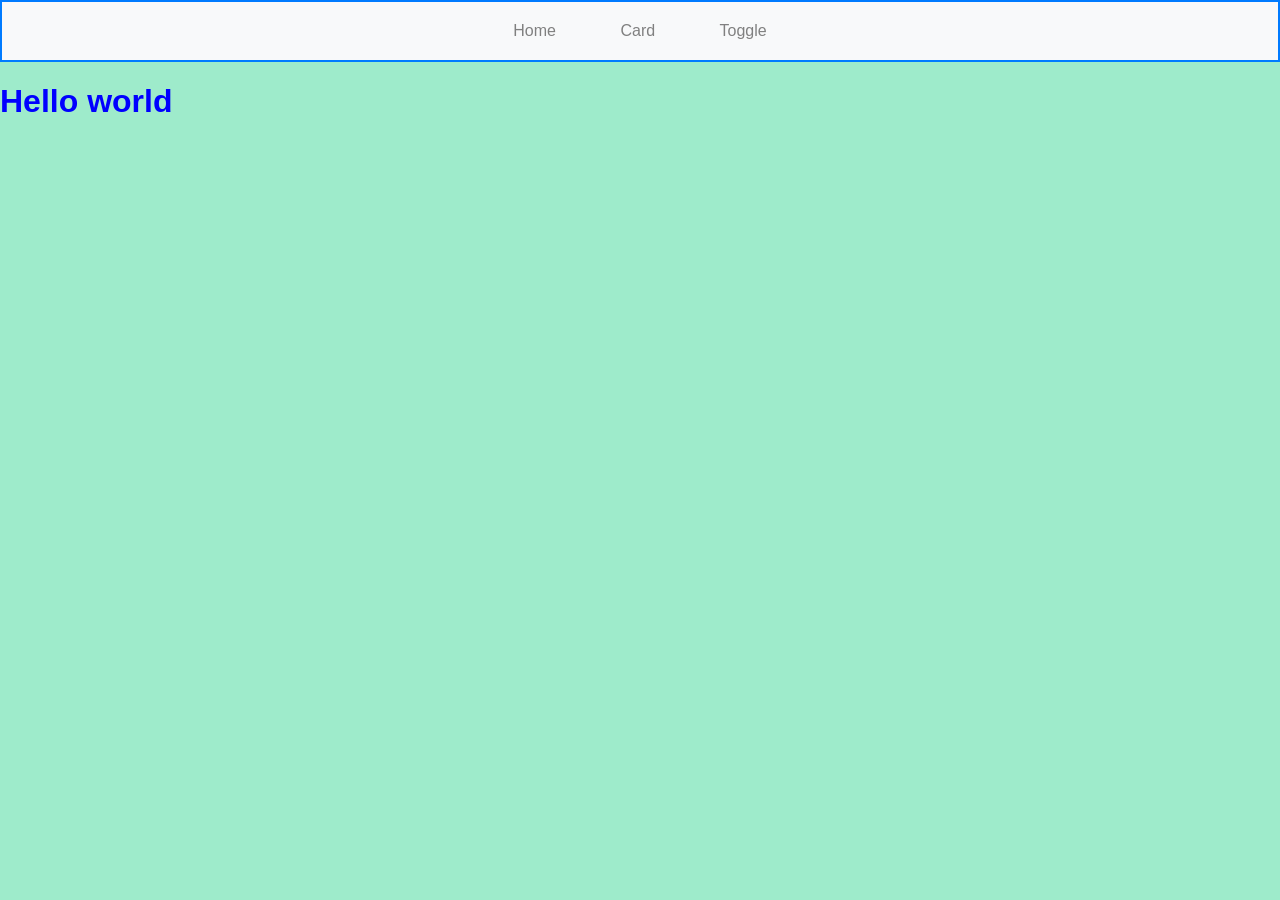
<file: target/classes/static/index.html>
<!DOCTYPE html>
<html lang="en">
<head>
    <meta charset="UTF-8">
    <meta name="viewport" content="width=device-width, initial-scale=1.0">
    <title>Spring-boot beginner</title>
    <link rel="stylesheet" type="text/css" href="style.css">

</head>
<body>
    <div class="navbar">
        <a  href="/">Home</a>
        <a href="/">Card</a>
        <a href="/">Toggle</a>

    </div>
    <h1>Hello world</h1>
    <script src="index.js"></script>
</body>
</html>
</file>
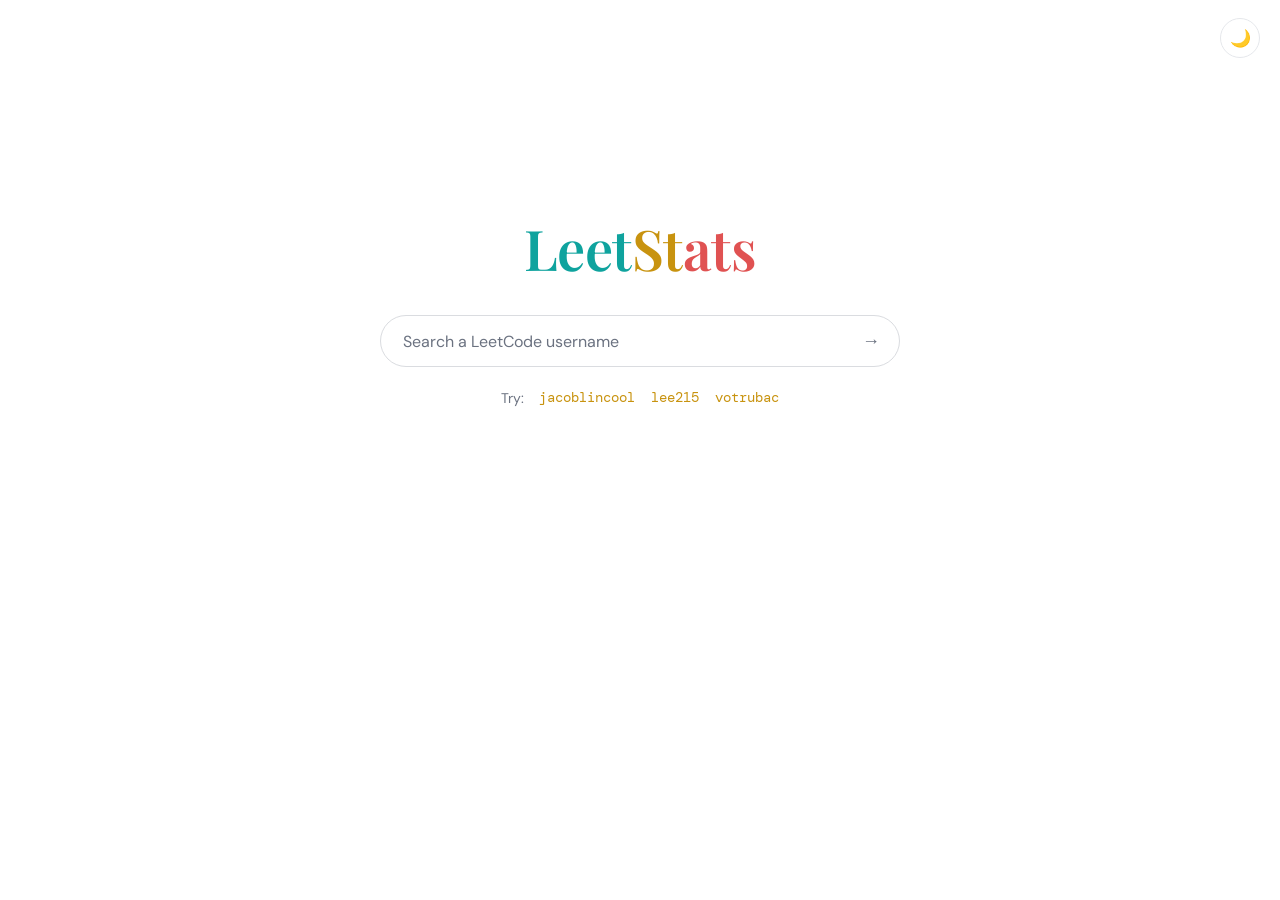
<file: target/classes/static/pages/leetcode-stats.html>
<!DOCTYPE html>
<html lang="en" data-theme="light">
<head>
<meta charset="UTF-8">
<meta name="viewport" content="width=device-width, initial-scale=1.0">
<title>LeetStats</title>
<link rel="preconnect" href="https://fonts.googleapis.com">
<link rel="preconnect" href="https://fonts.gstatic.com" crossorigin>
<link href="https://fonts.googleapis.com/css2?family=Playfair+Display:wght@600&family=DM+Sans:wght@400;500;700&family=DM+Mono:wght@400;500&display=swap" rel="stylesheet">
<style>
  :root, [data-theme="light"] {
    --bg: #ffffff;
    --text: #1f2328;
    --muted: #6b7280;
    --line: #e5e7eb;
    --surface: #ffffff;
    --input-border: #dadce0;
    --input-shadow: rgba(32, 33, 36, 0.12);
    --track: #f0f1f3;
    --easy: #0fa39e;
    --medium: #c8930f;
    --hard: #e05252;
    --accent: #c8930f;
    --card-shadow: 0 1px 3px rgba(32, 33, 36, 0.08), 0 8px 28px rgba(32, 33, 36, 0.06);
  }
  [data-theme="dark"] {
    --bg: #0a0b0d;
    --text: #e9e7e2;
    --muted: #8b8f98;
    --line: rgba(255, 255, 255, 0.09);
    --surface: #121418;
    --input-border: rgba(255, 255, 255, 0.14);
    --input-shadow: rgba(0, 0, 0, 0.5);
    --track: rgba(255, 255, 255, 0.08);
    --easy: #3ddad7;
    --medium: #e3b341;
    --hard: #ff6b6b;
    --accent: #e3b341;
    --card-shadow: 0 20px 50px rgba(0, 0, 0, 0.45);
  }

  * { margin: 0; padding: 0; box-sizing: border-box; }

  html, body { height: 100%; }

  body {
    background: var(--bg);
    color: var(--text);
    font-family: "DM Sans", system-ui, sans-serif;
    display: flex;
    flex-direction: column;
    align-items: center;
    transition: background 0.25s, color 0.25s;
  }

  /* theme toggle, top right */
  .theme-toggle {
    position: fixed;
    top: 18px;
    right: 20px;
    width: 40px;
    height: 40px;
    border-radius: 50%;
    border: 1px solid var(--line);
    background: var(--surface);
    color: var(--text);
    font-size: 17px;
    cursor: pointer;
    display: flex;
    align-items: center;
    justify-content: center;
    transition: background 0.25s, border-color 0.25s, transform 0.15s;
    z-index: 10;
  }
  .theme-toggle:hover { transform: scale(1.06); }
  .theme-toggle:focus-visible { outline: 2px solid var(--accent); outline-offset: 2px; }

  main {
    width: 100%;
    max-width: 640px;
    padding: 0 24px 64px;
    display: flex;
    flex-direction: column;
    align-items: center;
    /* Google-style: sits a bit above vertical center when idle */
    margin-top: clamp(96px, 24vh, 210px);
    transition: margin-top 0.45s cubic-bezier(0.3, 0.8, 0.3, 1);
  }
  body.has-result main { margin-top: 72px; }

  .wordmark {
    font-family: "Playfair Display", serif;
    font-weight: 600;
    font-size: clamp(40px, 8vw, 56px);
    letter-spacing: -0.01em;
    margin-bottom: 30px;
    user-select: none;
  }
  .wordmark .l { color: var(--easy); }
  .wordmark .e { color: var(--medium); }
  .wordmark .t { color: var(--hard); }

  /* search */
  .search {
    width: 100%;
    max-width: 520px;
    display: flex;
    align-items: center;
    gap: 12px;
    background: var(--surface);
    border: 1px solid var(--input-border);
    border-radius: 999px;
    padding: 0 8px 0 22px;
    height: 52px;
    transition: box-shadow 0.2s, border-color 0.2s, background 0.25s;
  }
  .search:focus-within {
    box-shadow: 0 2px 10px var(--input-shadow);
    border-color: transparent;
  }
  [data-theme="dark"] .search:focus-within { border-color: var(--accent); box-shadow: none; }

  .search input {
    flex: 1;
    min-width: 0;
    border: none;
    outline: none;
    background: transparent;
    color: var(--text);
    font-family: "DM Mono", monospace;
    font-size: 16px;
  }
  .search input::placeholder { color: var(--muted); font-family: "DM Sans", sans-serif; }

  .search button {
    border: none;
    background: transparent;
    color: var(--muted);
    font-size: 18px;
    width: 40px;
    height: 40px;
    border-radius: 50%;
    cursor: pointer;
    display: flex;
    align-items: center;
    justify-content: center;
    transition: color 0.15s, background 0.15s;
  }
  .search button:hover { color: var(--accent); background: var(--track); }
  .search button:focus-visible { outline: 2px solid var(--accent); outline-offset: 1px; }
  .search button:disabled { opacity: 0.45; cursor: wait; }

  .try {
    margin-top: 20px;
    font-size: 14px;
    color: var(--muted);
    display: flex;
    gap: 14px;
    align-items: center;
    flex-wrap: wrap;
    justify-content: center;
  }
  .try button {
    background: none;
    border: none;
    padding: 2px 1px;
    color: var(--accent);
    font-family: "DM Mono", monospace;
    font-size: 13.5px;
    cursor: pointer;
    border-bottom: 1px dashed transparent;
    transition: border-color 0.15s;
  }
  .try button:hover { border-bottom-color: var(--accent); }
  .try button:focus-visible { outline: 2px solid var(--accent); outline-offset: 2px; }

  /* states */
  .loader {
    margin-top: 52px;
    width: 34px; height: 34px;
    border: 3px solid var(--track);
    border-top-color: var(--accent);
    border-radius: 50%;
    animation: spin 0.8s linear infinite;
  }
  @keyframes spin { to { transform: rotate(360deg); } }

  .error {
    margin-top: 44px;
    text-align: center;
    color: var(--muted);
    font-size: 14.5px;
    line-height: 1.6;
    max-width: 420px;
  }
  .error b { color: var(--hard); font-weight: 700; display: block; margin-bottom: 4px; }

  /* card */
  .card {
    width: 100%;
    margin-top: 44px;
    background: var(--surface);
    border: 1px solid var(--line);
    border-radius: 18px;
    padding: 30px 34px;
    box-shadow: var(--card-shadow);
    animation: rise 0.45s cubic-bezier(0.2, 0.7, 0.3, 1) both;
    transition: background 0.25s, border-color 0.25s;
  }
  @keyframes rise {
    from { opacity: 0; transform: translateY(14px); }
    to   { opacity: 1; transform: translateY(0); }
  }

  .card-head {
    display: flex;
    justify-content: space-between;
    align-items: baseline;
    gap: 10px;
    flex-wrap: wrap;
    margin-bottom: 26px;
  }
  .card-head a {
    font-family: "Playfair Display", serif;
    font-size: 23px;
    font-weight: 600;
    color: var(--text);
    text-decoration: none;
  }
  .card-head a:hover { color: var(--accent); }
  .card-head .rank {
    font-family: "DM Mono", monospace;
    font-size: 13px;
    color: var(--muted);
  }
  .card-head .rank b { color: var(--accent); font-weight: 500; }

  .card-body {
    display: grid;
    grid-template-columns: 168px 1fr;
    gap: 34px;
    align-items: center;
  }

  .ring-wrap { position: relative; width: 168px; height: 168px; margin: 0 auto; }
  .ring-wrap svg { transform: rotate(-90deg); display: block; }
  .ring-track { fill: none; stroke: var(--track); stroke-width: 9; }
  .ring-fill {
    fill: none;
    stroke: var(--accent);
    stroke-width: 9;
    stroke-linecap: round;
    transition: stroke-dashoffset 1.1s cubic-bezier(0.3, 0.8, 0.3, 1), stroke 0.25s;
  }
  .ring-center {
    position: absolute; inset: 0;
    display: flex; flex-direction: column;
    align-items: center; justify-content: center;
  }
  .ring-center .big {
    font-family: "DM Mono", monospace;
    font-size: 36px;
    line-height: 1;
  }
  .ring-center .small {
    color: var(--muted);
    font-size: 11.5px;
    margin-top: 6px;
    letter-spacing: 0.06em;
    text-transform: uppercase;
  }

  .bars { display: flex; flex-direction: column; gap: 18px; }
  .bar-top {
    display: flex;
    justify-content: space-between;
    align-items: baseline;
    margin-bottom: 7px;
  }
  .bar-top .label {
    font-size: 12.5px;
    font-weight: 700;
    letter-spacing: 0.09em;
    text-transform: uppercase;
  }
  .bar-top .nums {
    font-family: "DM Mono", monospace;
    font-size: 13px;
    color: var(--muted);
  }
  .bar-top .nums b { color: var(--text); font-weight: 500; }
  .bar-track { height: 7px; border-radius: 99px; background: var(--track); overflow: hidden; }
  .bar-fill { height: 100%; width: 0; border-radius: 99px; transition: width 1.1s cubic-bezier(0.3, 0.8, 0.3, 1); }
  .easy   .label { color: var(--easy); }   .easy   .bar-fill { background: var(--easy); }
  .medium .label { color: var(--medium); } .medium .bar-fill { background: var(--medium); }
  .hard   .label { color: var(--hard); }   .hard   .bar-fill { background: var(--hard); }

  .hidden { display: none !important; }

  @media (max-width: 540px) {
    .card { padding: 24px 20px; }
    .card-body { grid-template-columns: 1fr; gap: 26px; }
  }

  @media (prefers-reduced-motion: reduce) {
    * { animation: none !important; transition: none !important; }
  }
</style>
</head>
<body>
  <button class="theme-toggle" id="theme-toggle" aria-label="Switch theme" title="Switch theme">🌙</button>

  <main>
    <h1 class="wordmark"><span class="l">Leet</span><span class="e">St</span><span class="t">ats</span></h1>

    <div class="search">
      <input id="username" type="text" placeholder="Search a LeetCode username" autocomplete="off" spellcheck="false" aria-label="LeetCode username">
      <button id="go" aria-label="Fetch stats" title="Fetch stats">→</button>
    </div>

    <div class="try">
      <span>Try:</span>
      <button data-u="jacoblincool">jacoblincool</button>
      <button data-u="lee215">lee215</button>
      <button data-u="votrubac">votrubac</button>
    </div>

    <div id="loading" class="loader hidden" role="status" aria-label="Loading"></div>

    <div id="error" class="error hidden" role="alert">
      <b>Couldn't fetch that profile</b>
      <span id="error-msg"></span>
    </div>

    <section id="card" class="card hidden" aria-live="polite">
      <div class="card-head">
        <a id="profile-link" href="#" target="_blank" rel="noopener"></a>
        <span class="rank">Rank <b id="ranking">—</b></span>
      </div>
      <div class="card-body">
        <div class="ring-wrap">
          <svg width="168" height="168" viewBox="0 0 168 168" aria-hidden="true">
            <circle class="ring-track" cx="84" cy="84" r="74"></circle>
            <circle class="ring-fill" id="ring" cx="84" cy="84" r="74"></circle>
          </svg>
          <div class="ring-center">
            <div class="big" id="total-solved">0</div>
            <div class="small" id="total-label">solved</div>
          </div>
        </div>
        <div class="bars">
          <div class="bar-row easy">
            <div class="bar-top"><span class="label">Easy</span>
              <span class="nums"><b id="easy-solved">0</b> / <span id="easy-total">0</span></span></div>
            <div class="bar-track"><div class="bar-fill" id="easy-bar"></div></div>
          </div>
          <div class="bar-row medium">
            <div class="bar-top"><span class="label">Medium</span>
              <span class="nums"><b id="medium-solved">0</b> / <span id="medium-total">0</span></span></div>
            <div class="bar-track"><div class="bar-fill" id="medium-bar"></div></div>
          </div>
          <div class="bar-row hard">
            <div class="bar-top"><span class="label">Hard</span>
              <span class="nums"><b id="hard-solved">0</b> / <span id="hard-total">0</span></span></div>
            <div class="bar-track"><div class="bar-fill" id="hard-bar"></div></div>
          </div>
        </div>
      </div>
    </section>
  </main>

<script>
(function () {
  "use strict";

  /* ---------- theme ---------- */
  var root = document.documentElement;
  var toggle = document.getElementById("theme-toggle");
  var prefersDark = window.matchMedia("(prefers-color-scheme: dark)").matches;
  setTheme(prefersDark ? "dark" : "light");

  function setTheme(t) {
    root.setAttribute("data-theme", t);
    toggle.textContent = t === "dark" ? "☀️" : "🌙";
  }
  toggle.addEventListener("click", function () {
    setTheme(root.getAttribute("data-theme") === "dark" ? "light" : "dark");
  });

  /* ---------- elements ---------- */
  var input = document.getElementById("username");
  var goBtn = document.getElementById("go");
  var loadingEl = document.getElementById("loading");
  var errorEl = document.getElementById("error");
  var errorMsg = document.getElementById("error-msg");
  var cardEl = document.getElementById("card");

  var RING_R = 74;
  var RING_C = 2 * Math.PI * RING_R;
  var ring = document.getElementById("ring");
  ring.setAttribute("stroke-dasharray", RING_C);
  ring.setAttribute("stroke-dashoffset", RING_C);

  /* ---------- data sources (tried in order) ---------- */
  var SOURCES = [
    {
      url: function (u) { return "https://leetcode-api-faisalshohag.vercel.app/" + encodeURIComponent(u); },
      parse: function (d) {
        if (!d || d.errors || d.totalSolved === undefined) return null;
        return pick(d);
      }
    },
    {
      url: function (u) { return "https://alfa-leetcode-api.onrender.com/userProfile/" + encodeURIComponent(u); },
      parse: function (d) {
        if (!d || d.errors || d.totalSolved === undefined) return null;
        return pick(d);
      }
    },
    {
      url: function (u) { return "https://leetcode-stats-api.herokuapp.com/" + encodeURIComponent(u); },
      parse: function (d) {
        if (!d || d.status !== "success") return null;
        return pick(d);
      }
    }
  ];

  function pick(d) {
    return {
      totalSolved: d.totalSolved, totalQuestions: d.totalQuestions,
      easySolved: d.easySolved, totalEasy: d.totalEasy,
      mediumSolved: d.mediumSolved, totalMedium: d.totalMedium,
      hardSolved: d.hardSolved, totalHard: d.totalHard,
      ranking: d.ranking
    };
  }

  function fetchWithTimeout(url, ms) {
    var ctrl = new AbortController();
    var t = setTimeout(function () { ctrl.abort(); }, ms);
    return fetch(url, { signal: ctrl.signal })
      .then(function (r) { return r.json(); })
      .finally(function () { clearTimeout(t); });
  }

  function fetchStats(username) {
    var i = 0;
    function tryNext() {
      if (i >= SOURCES.length) return Promise.reject(new Error("all sources failed"));
      var src = SOURCES[i++];
      return fetchWithTimeout(src.url(username), 12000)
        .then(function (json) {
          var parsed = src.parse(json);
          return parsed || tryNext();
        })
        .catch(function () { return tryNext(); });
    }
    return tryNext();
  }

  /* ---------- rendering ---------- */
  function fmt(n) {
    if (n === null || n === undefined || isNaN(n)) return "—";
    return Number(n).toLocaleString("en-US");
  }

  function countUp(el, target, ms) {
    var reduce = window.matchMedia("(prefers-reduced-motion: reduce)").matches;
    if (reduce || !target) { el.textContent = fmt(target || 0); return; }
    var start = performance.now();
    (function step(now) {
      var p = Math.min(((now || performance.now()) - start) / ms, 1);
      var eased = 1 - Math.pow(1 - p, 3);
      el.textContent = fmt(Math.round(target * eased));
      if (p < 1) requestAnimationFrame(step);
    })();
  }

  function setBar(id, solved, total) {
    var pct = total > 0 ? (solved / total) * 100 : 0;
    document.getElementById(id).style.width = Math.max(pct, solved > 0 ? 2 : 0) + "%";
  }

  function render(username, s) {
    var link = document.getElementById("profile-link");
    link.textContent = username;
    link.href = "https://leetcode.com/u/" + encodeURIComponent(username) + "/";

    document.getElementById("ranking").textContent = "#" + fmt(s.ranking);
    document.getElementById("total-label").textContent = "of " + fmt(s.totalQuestions);
    document.getElementById("easy-solved").textContent = fmt(s.easySolved);
    document.getElementById("easy-total").textContent = fmt(s.totalEasy);
    document.getElementById("medium-solved").textContent = fmt(s.mediumSolved);
    document.getElementById("medium-total").textContent = fmt(s.totalMedium);
    document.getElementById("hard-solved").textContent = fmt(s.hardSolved);
    document.getElementById("hard-total").textContent = fmt(s.totalHard);

    document.body.classList.add("has-result");
    cardEl.classList.remove("hidden");

    requestAnimationFrame(function () {
      requestAnimationFrame(function () {
        countUp(document.getElementById("total-solved"), s.totalSolved, 1100);
        var pct = s.totalQuestions > 0 ? s.totalSolved / s.totalQuestions : 0;
        ring.setAttribute("stroke-dashoffset", RING_C * (1 - pct));
        setBar("easy-bar", s.easySolved, s.totalEasy);
        setBar("medium-bar", s.mediumSolved, s.totalMedium);
        setBar("hard-bar", s.hardSolved, s.totalHard);
      });
    });
  }

  function resetCard() {
    ring.setAttribute("stroke-dashoffset", RING_C);
    ["easy-bar", "medium-bar", "hard-bar"].forEach(function (id) {
      document.getElementById(id).style.width = "0";
    });
    document.getElementById("total-solved").textContent = "0";
  }

  /* ---------- flow ---------- */
  var busy = false;

  function lookup(username) {
    username = (username || "").trim();
    if (!username || busy) return;
    busy = true;

    input.value = username;
    goBtn.disabled = true;
    errorEl.classList.add("hidden");
    cardEl.classList.add("hidden");
    resetCard();
    loadingEl.classList.remove("hidden");

    fetchStats(username)
      .then(function (stats) {
        loadingEl.classList.add("hidden");
        render(username, stats);
      })
      .catch(function () {
        loadingEl.classList.add("hidden");
        errorMsg.textContent = 'No stats found for "' + username +
          '". Check the spelling, or the public stats APIs may be briefly busy — try again in a moment.';
        errorEl.classList.remove("hidden");
      })
      .finally(function () {
        goBtn.disabled = false;
        busy = false;
      });
  }

  goBtn.addEventListener("click", function () { lookup(input.value); });
  input.addEventListener("keydown", function (e) { if (e.key === "Enter") lookup(input.value); });
  document.querySelectorAll(".try button").forEach(function (b) {
    b.addEventListener("click", function () { lookup(b.dataset.u); });
  });
})();
</script>
</body>
</html>
</file>
<file: target/classes/static/style.css>
h1 {
    color:blue;
}
.navbar {
    border-width: 2px;
    border-color: #007bff;
    border-style: solid;
    background-color: #f8f9fa;
    padding: 20px;
    text-align: center;
}
.navbar a {
    text-decoration: none;
    color: grey;
    padding: 10px 20px;
    margin: 0 10px;
}
.navbar a:hover {
    color: black;
}
body {
    font-family: Arial, sans-serif;
    margin: 0;
    padding: 0;
    background-color: #9eebcb;
}
.card {
    border: 1px solid #ccc;
    /* border-radius: 5px;
    padding: 20px; */
    margin-top: 40px;
    margin-right: auto;
    margin-left: auto;
    background-color: #fff;
    width: 300px;
    text-align: center;
    border-radius: 20px;
    overflow: hidden;
}
.card img {
    width: 100%;
    height: auto;
    border-radius: 5px;
}
.card button {
    background-color: #007bff;
    color: #fff;
    border: none;
    padding: 10px 20px;
    margin-bottom: 10px;
    cursor: pointer;
    border-radius: 5px;
}
</file>
